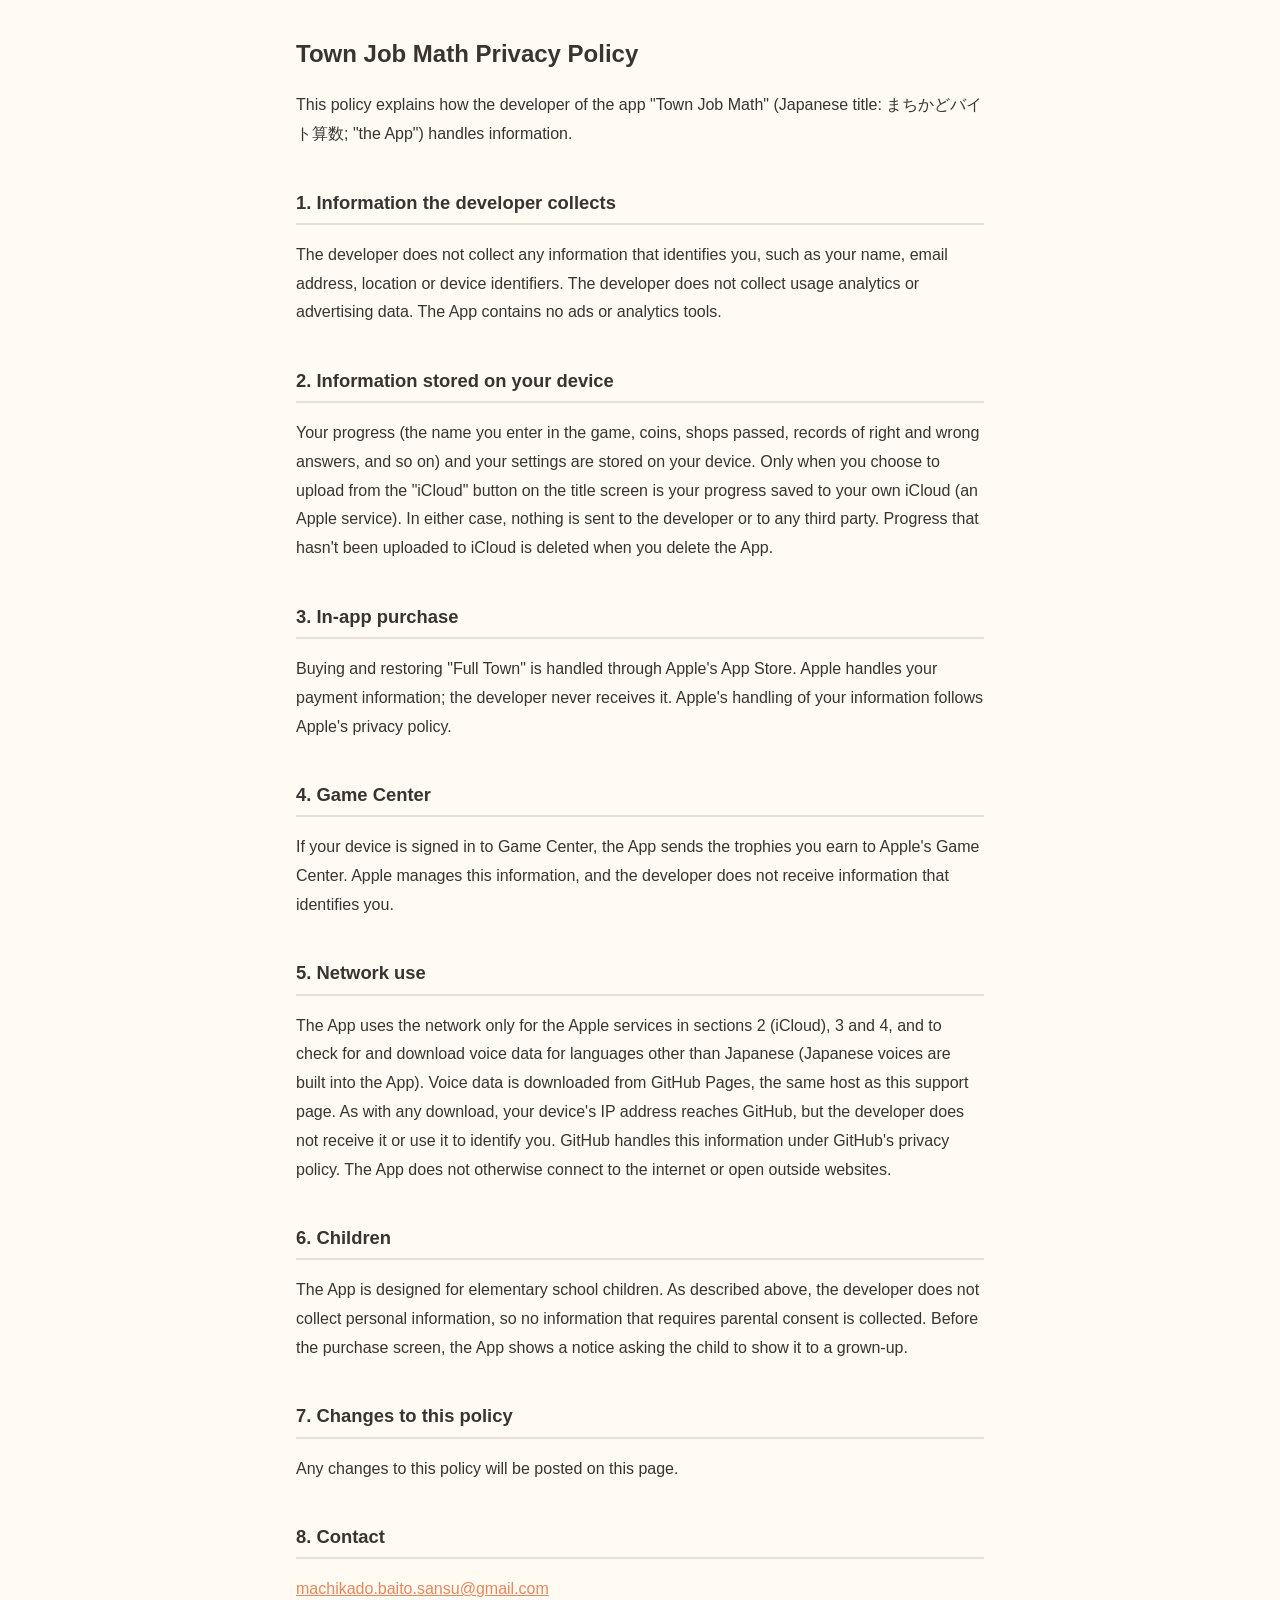
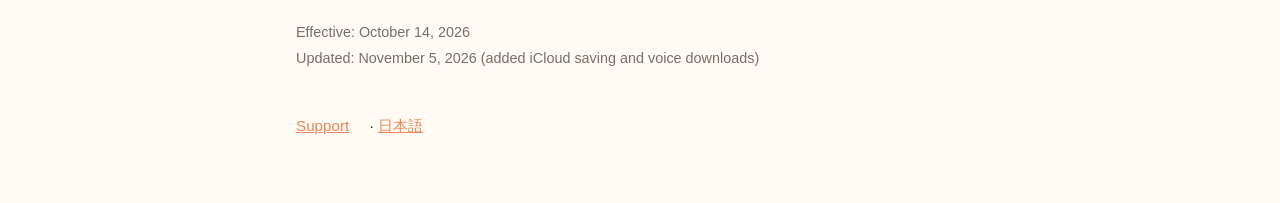
<file: privacy-en.html>
<!doctype html>
<html lang="en">
<head>
<meta charset="utf-8">
<meta name="viewport" content="width=device-width, initial-scale=1">
<title>Town Job Math Privacy Policy</title>
<link rel="stylesheet" href="style.css">
</head>
<body>
<main>
<h1>Town Job Math Privacy Policy</h1>
<p>This policy explains how the developer of the app "Town Job Math" (Japanese title: まちかどバイト算数; "the App") handles information.</p>

<h2>1. Information the developer collects</h2>
<p>The developer does not collect any information that identifies you, such as your name, email address, location or device identifiers. The developer does not collect usage analytics or advertising data. The App contains no ads or analytics tools.</p>

<h2>2. Information stored on your device</h2>
<p>Your progress (the name you enter in the game, coins, shops passed, records of right and wrong answers, and so on) and your settings are stored on your device. Only when you choose to upload from the "iCloud" button on the title screen is your progress saved to your own iCloud (an Apple service). In either case, nothing is sent to the developer or to any third party. Progress that hasn't been uploaded to iCloud is deleted when you delete the App.</p>

<h2>3. In-app purchase</h2>
<p>Buying and restoring "Full Town" is handled through Apple's App Store. Apple handles your payment information; the developer never receives it. Apple's handling of your information follows Apple's privacy policy.</p>

<h2>4. Game Center</h2>
<p>If your device is signed in to Game Center, the App sends the trophies you earn to Apple's Game Center. Apple manages this information, and the developer does not receive information that identifies you.</p>

<h2>5. Network use</h2>
<p>The App uses the network only for the Apple services in sections 2 (iCloud), 3 and 4, and to check for and download voice data for languages other than Japanese (Japanese voices are built into the App). Voice data is downloaded from GitHub Pages, the same host as this support page. As with any download, your device's IP address reaches GitHub, but the developer does not receive it or use it to identify you. GitHub handles this information under GitHub's privacy policy. The App does not otherwise connect to the internet or open outside websites.</p>

<h2>6. Children</h2>
<p>The App is designed for elementary school children. As described above, the developer does not collect personal information, so no information that requires parental consent is collected. Before the purchase screen, the App shows a notice asking the child to show it to a grown-up.</p>

<h2>7. Changes to this policy</h2>
<p>Any changes to this policy will be posted on this page.</p>

<h2>8. Contact</h2>
<p><a href="mailto:machikado.baito.sansu@gmail.com">machikado.baito.sansu@gmail.com</a></p>

<p class="muted">Effective: October 14, 2026<br>Updated: November 5, 2026 (added iCloud saving and voice downloads)</p>

<nav>
  <a href="en.html">Support</a> · <a href="privacy.html">日本語</a>
</nav>
</main>
</body>
</html>
</file>
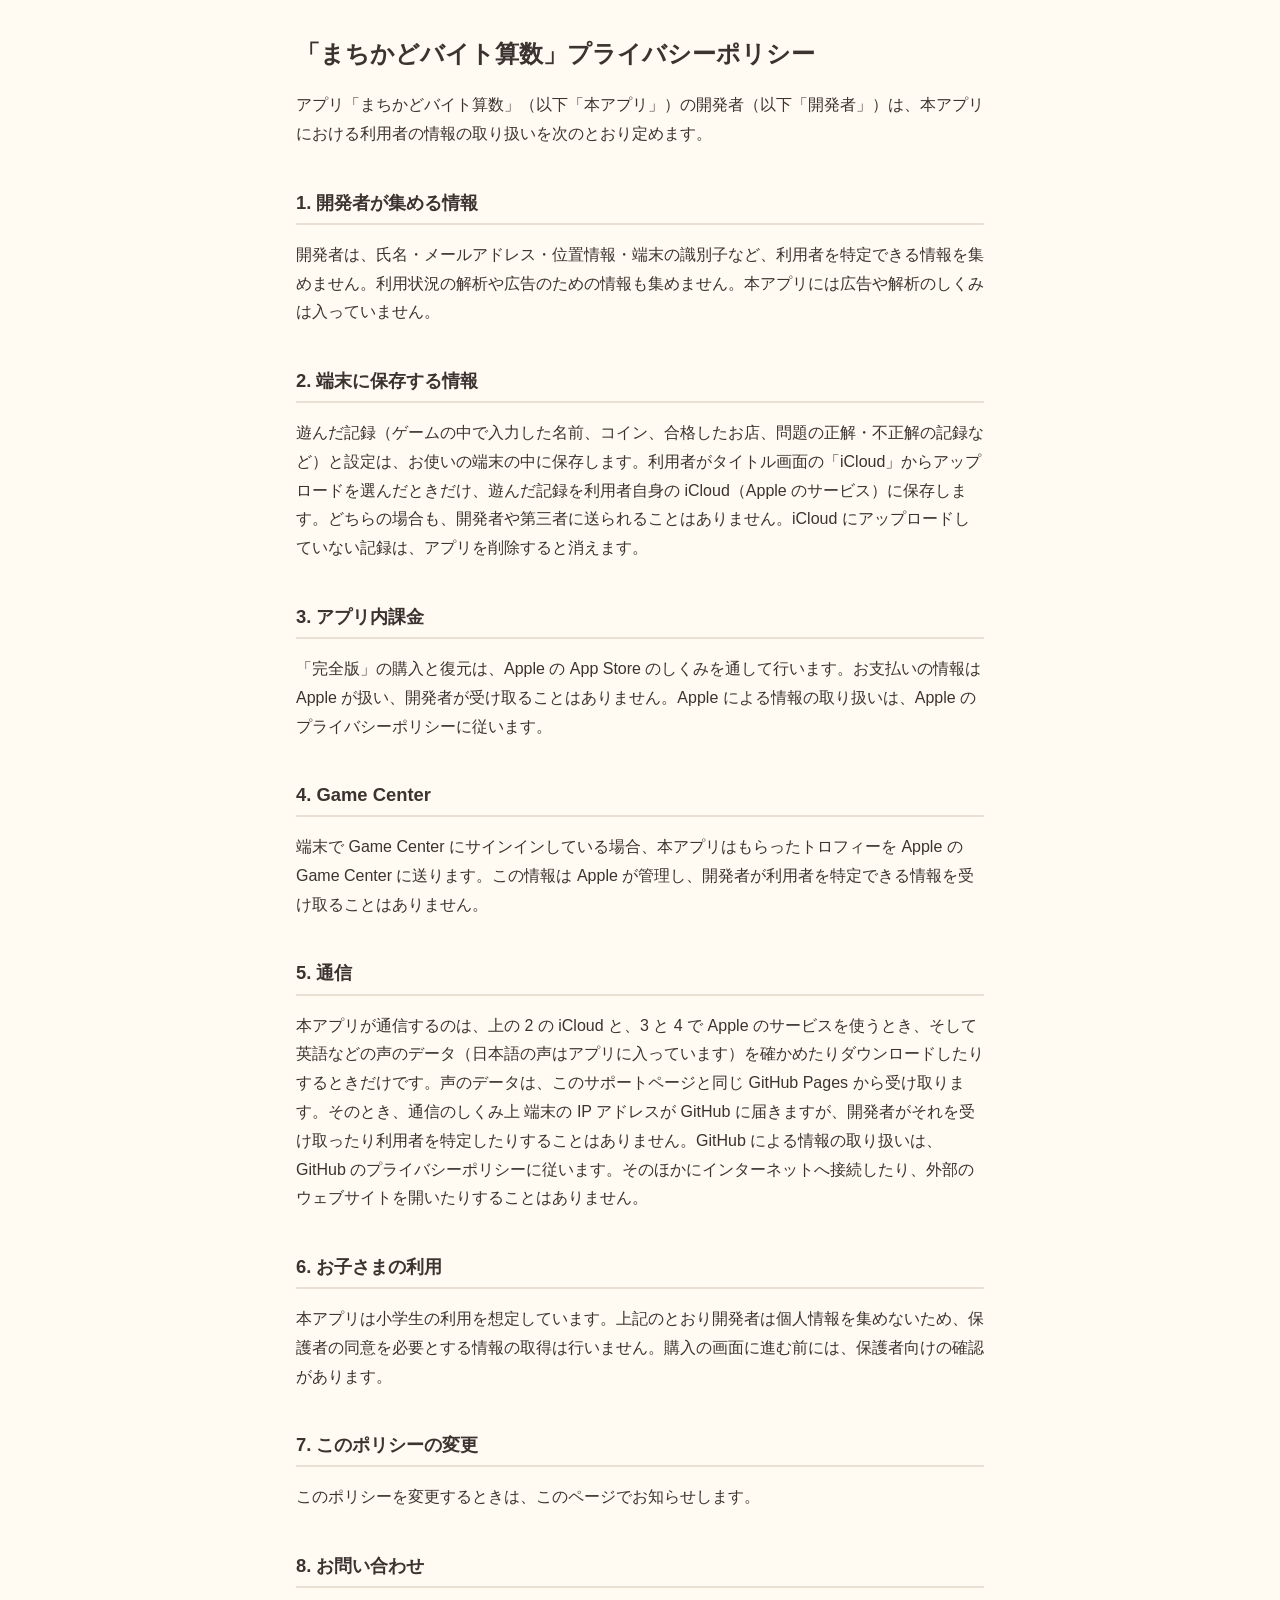
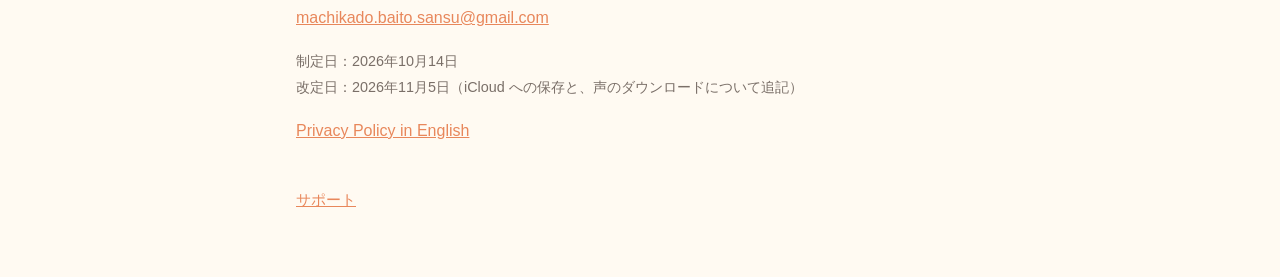
<file: privacy.html>
<!doctype html>
<html lang="ja">
<head>
<meta charset="utf-8">
<meta name="viewport" content="width=device-width, initial-scale=1">
<title>まちかどバイト算数 プライバシーポリシー</title>
<link rel="stylesheet" href="style.css">
</head>
<body>
<main>
<h1>「まちかどバイト算数」プライバシーポリシー</h1>
<p>アプリ「まちかどバイト算数」（以下「本アプリ」）の開発者（以下「開発者」）は、本アプリにおける利用者の情報の取り扱いを次のとおり定めます。</p>

<h2>1. 開発者が集める情報</h2>
<p>開発者は、氏名・メールアドレス・位置情報・端末の識別子など、利用者を特定できる情報を集めません。利用状況の解析や広告のための情報も集めません。本アプリには広告や解析のしくみは入っていません。</p>

<h2>2. 端末に保存する情報</h2>
<p>遊んだ記録（ゲームの中で入力した名前、コイン、合格したお店、問題の正解・不正解の記録など）と設定は、お使いの端末の中に保存します。利用者がタイトル画面の「iCloud」からアップロードを選んだときだけ、遊んだ記録を利用者自身の iCloud（Apple のサービス）に保存します。どちらの場合も、開発者や第三者に送られることはありません。iCloud にアップロードしていない記録は、アプリを削除すると消えます。</p>

<h2>3. アプリ内課金</h2>
<p>「完全版」の購入と復元は、Apple の App Store のしくみを通して行います。お支払いの情報は Apple が扱い、開発者が受け取ることはありません。Apple による情報の取り扱いは、Apple のプライバシーポリシーに従います。</p>

<h2>4. Game Center</h2>
<p>端末で Game Center にサインインしている場合、本アプリはもらったトロフィーを Apple の Game Center に送ります。この情報は Apple が管理し、開発者が利用者を特定できる情報を受け取ることはありません。</p>

<h2>5. 通信</h2>
<p>本アプリが通信するのは、上の 2 の iCloud と、3 と 4 で Apple のサービスを使うとき、そして英語などの声のデータ（日本語の声はアプリに入っています）を確かめたりダウンロードしたりするときだけです。声のデータは、このサポートページと同じ GitHub Pages から受け取ります。そのとき、通信のしくみ上 端末の IP アドレスが GitHub に届きますが、開発者がそれを受け取ったり利用者を特定したりすることはありません。GitHub による情報の取り扱いは、GitHub のプライバシーポリシーに従います。そのほかにインターネットへ接続したり、外部のウェブサイトを開いたりすることはありません。</p>

<h2>6. お子さまの利用</h2>
<p>本アプリは小学生の利用を想定しています。上記のとおり開発者は個人情報を集めないため、保護者の同意を必要とする情報の取得は行いません。購入の画面に進む前には、保護者向けの確認があります。</p>

<h2>7. このポリシーの変更</h2>
<p>このポリシーを変更するときは、このページでお知らせします。</p>

<h2>8. お問い合わせ</h2>
<p><a href="mailto:machikado.baito.sansu@gmail.com">machikado.baito.sansu@gmail.com</a></p>

<p class="muted">制定日：2026年10月14日<br>改定日：2026年11月5日（iCloud への保存と、声のダウンロードについて追記）</p>

<p lang="en"><a href="privacy-en.html">Privacy Policy in English</a></p>

<nav>
  <a href="index.html">サポート</a>
</nav>
</main>
</body>
</html>
</file>
<file: style.css>
:root { --bg:#fffaf2; --text:#3a3330; --muted:#7a6f68; --accent:#e8875b; --card:#ffffff; --line:#eadfd3; }
@media (prefers-color-scheme: dark) { :root { --bg:#221e1b; --text:#f1e9e2; --muted:#b9ada4; --accent:#f0a07a; --card:#2d2824; --line:#463e37; } }
* { box-sizing: border-box; }
body { margin:0; background:var(--bg); color:var(--text); font-family:-apple-system,"Hiragino Sans","Noto Sans JP",sans-serif; line-height:1.8; }
main { max-width:720px; margin:0 auto; padding:32px 16px 64px; }
header { display:flex; align-items:center; gap:16px; margin-bottom:24px; }
header img { width:72px; height:72px; border-radius:16px; }
h1 { font-size:1.5rem; margin:0; }
h2 { font-size:1.15rem; margin-top:2em; border-bottom:2px solid var(--line); padding-bottom:4px; }
a { color:var(--accent); }
.card { background:var(--card); border:1px solid var(--line); border-radius:12px; padding:16px 20px; }
.muted { color:var(--muted); font-size:.9rem; }
nav { margin-top:40px; font-size:.95rem; }
nav a { margin-right:16px; }
dt { font-weight:bold; margin-top:1em; }
dd { margin-left:0; }
</file>
